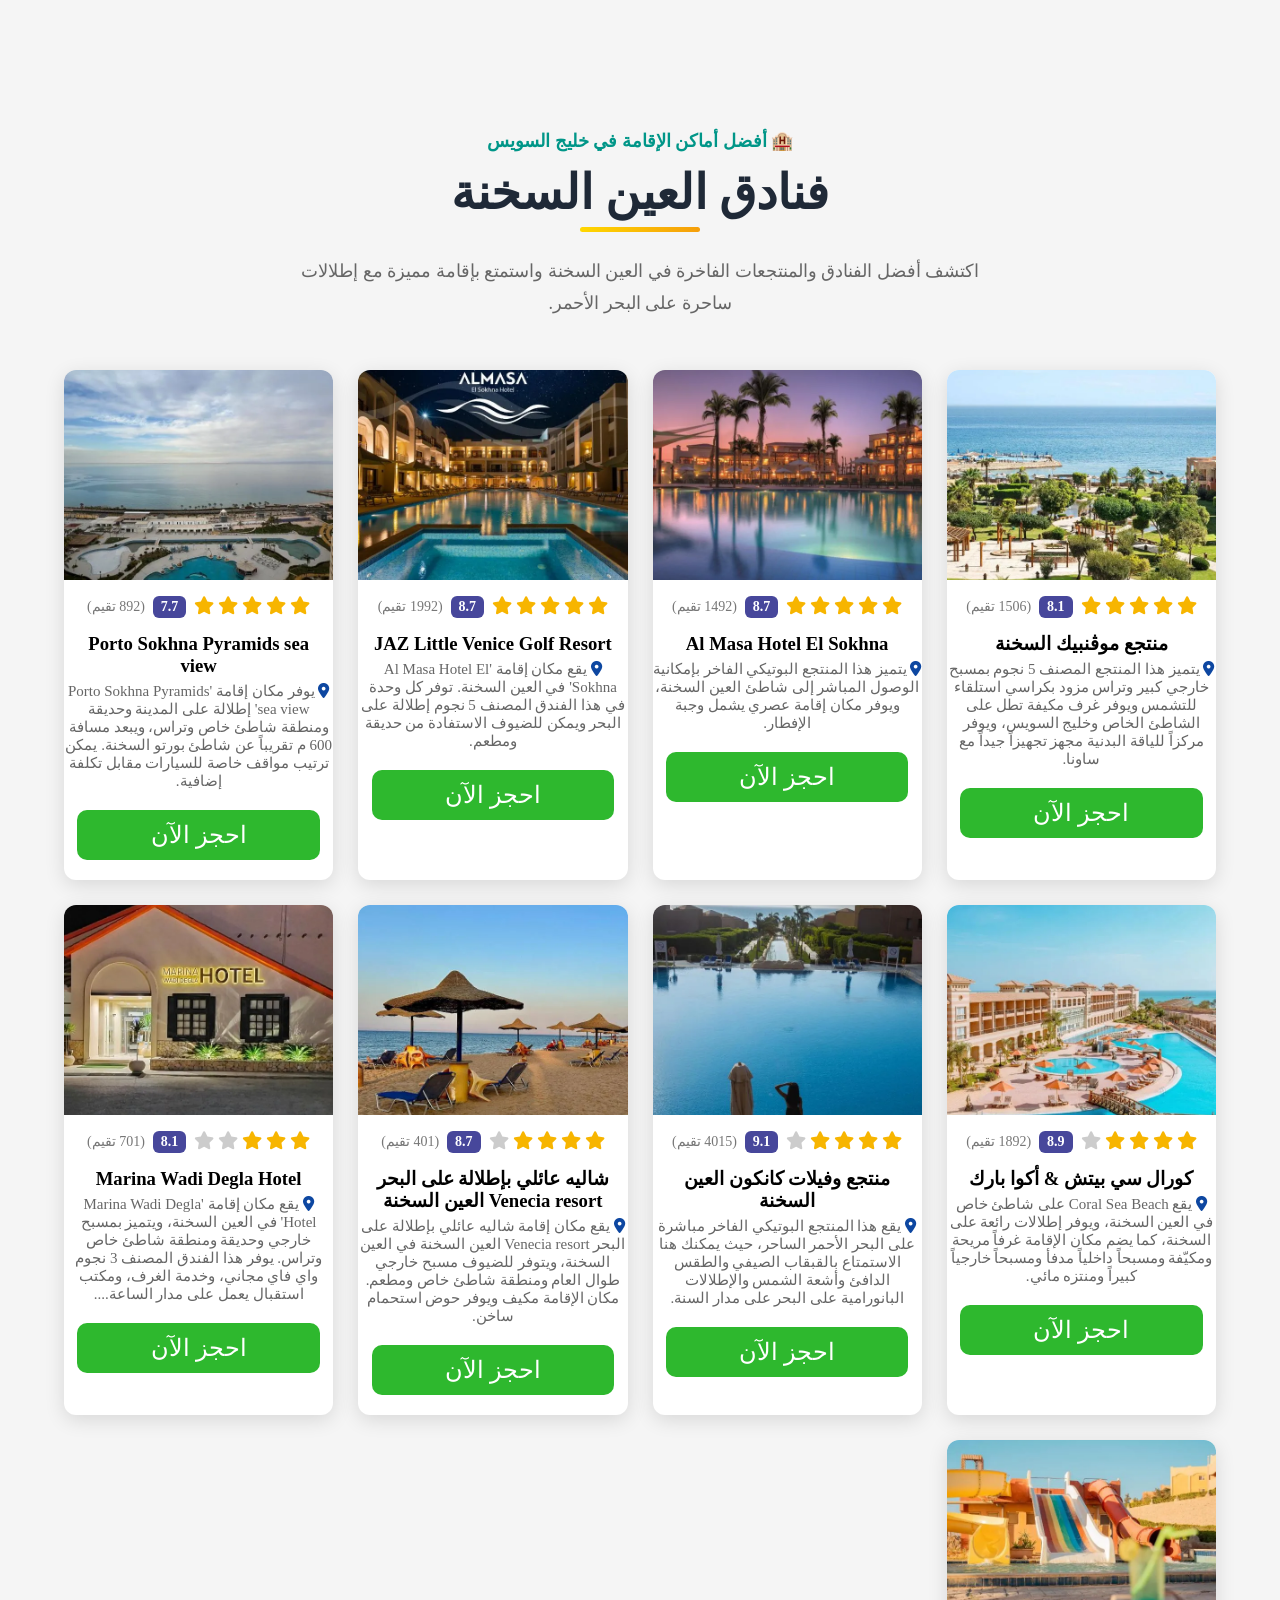
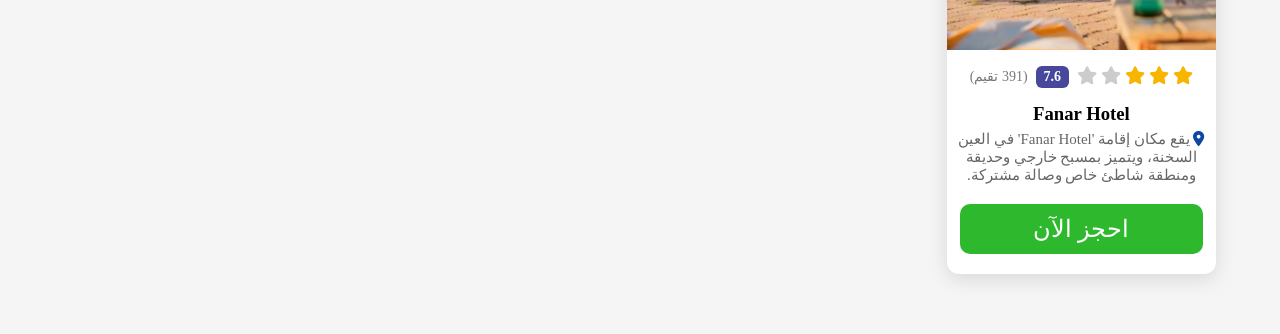
<file: AinSokhna.html>
<!DOCTYPE html>
<html lang="ar" dir="rtl">

<head>
    <meta charset="UTF-8">
    <meta name="viewport" content="width=device-width, initial-scale=1.0">
    <title>Ain Sokhna Hotels & Trips | TRUST Travel</title>

    <meta name="description"
    content="Relax in Ain Sokhna with luxury hotels and exclusive travel offers from TRUST Travel.">

    <meta name="keywords"
    content="Ain Sokhna, Sokhna Hotels, Egypt Resorts, TRUST Travel">
    <meta name="robots" content="index, follow">
    <meta name="theme-color" content="#0d3b66">


    <!-- Font Awesome -->
    <link rel="stylesheet" href="https://cdnjs.cloudflare.com/ajax/libs/font-awesome/6.6.0/css/all.min.css">

    <link rel="stylesheet" href="./css/hurdaha.css">
</head>

<body>

    <section class="hotels">
        <section class="section-title">
            <span class="subtitle">🏨 أفضل أماكن الإقامة في خليج السويس</span>
            <h1>فنادق العين السخنة</h1>
            <p>
                اكتشف أفضل الفنادق والمنتجعات الفاخرة في العين السخنة
                واستمتع بإقامة مميزة مع إطلالات ساحرة على البحر الأحمر.
            </p>
        </section>
        <!-- <img src="./imgs/FanarAIn.webp"> -->
        <div class="cards">
            <script src="js/render.js"></script>
            <script>
                renderHotels("data/ainsokhna.json ")
            </script>


        </div>

    </section>


</body>

</html>
</file>
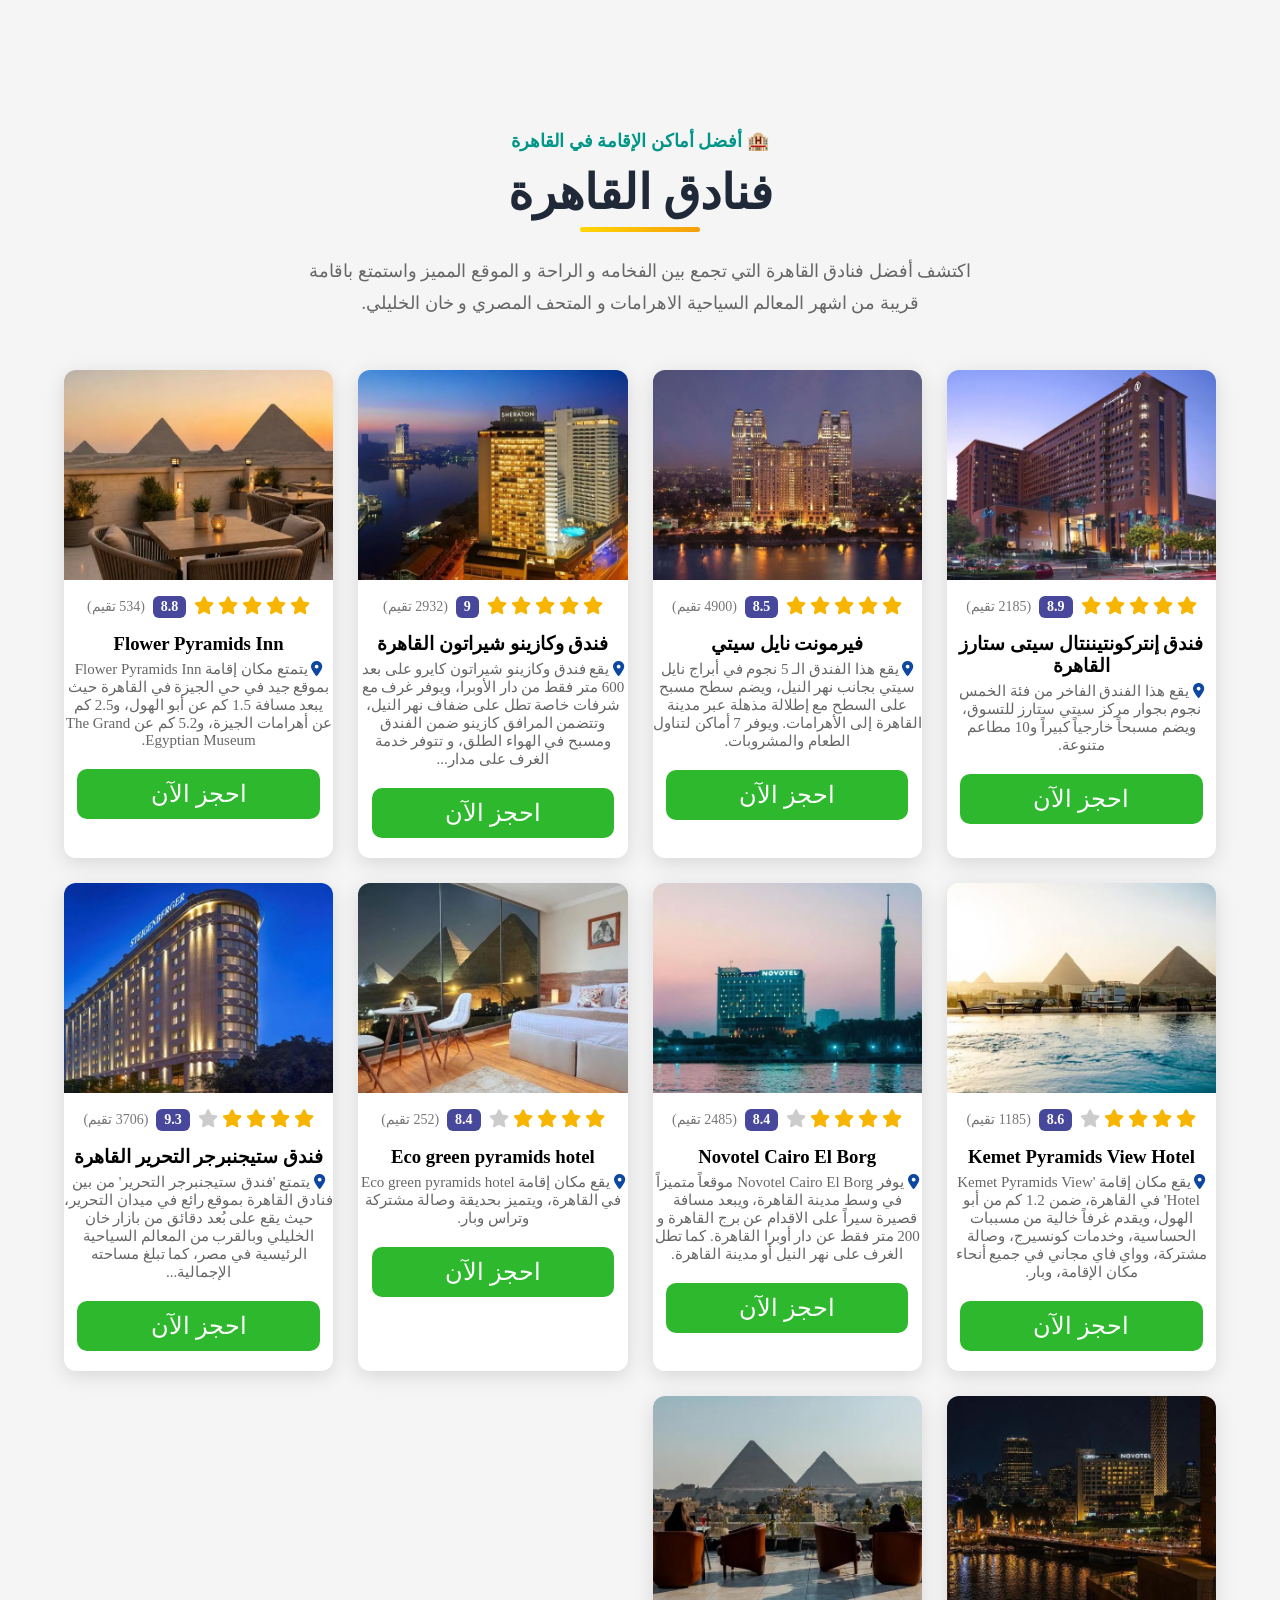
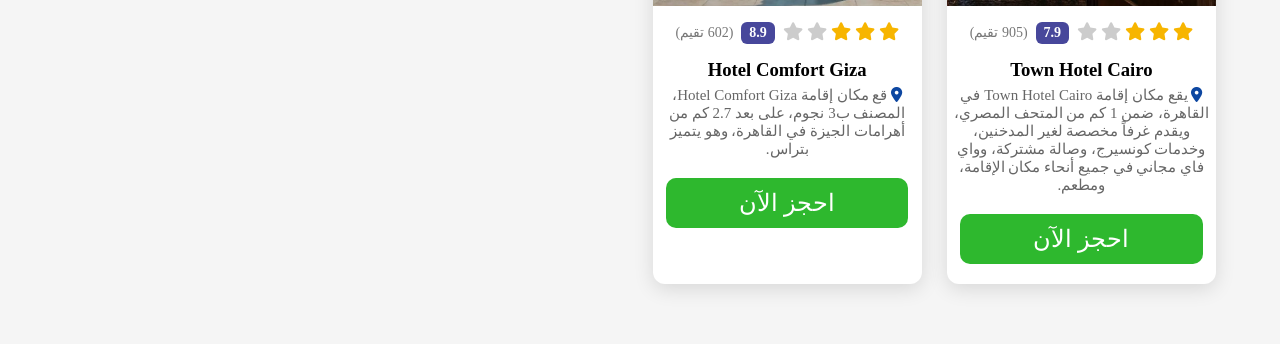
<file: Cairo.html>
<!DOCTYPE html>
<html lang="ar" dir="rtl">

<head>
    <meta charset="UTF-8">
    <meta name="viewport" content="width=device-width, initial-scale=1.0">
    <title>Cairo Tours & Hotels | TRUST Travel</title>
    <meta name="description"
    content="Visit Cairo and explore the Pyramids, museums, and the best hotels with TRUST Travel.">
    <meta name="keywords"
    content="Cairo, Cairo Hotels, Pyramids, Egypt Tours, TRUST Travel">
    <meta name="robots" content="index, follow">
        
    <meta name="theme-color" content="#0d3b66">

    <!-- Font Awesome -->
    <link rel="stylesheet" href="https://cdnjs.cloudflare.com/ajax/libs/font-awesome/6.6.0/css/all.min.css">

    <link rel="stylesheet" href="./css/hurdaha.css">
</head>

<body>

    <section class="hotels">
        <section class="section-title">
            <span class="subtitle">🏨 أفضل أماكن الإقامة في القاهرة</span>
            <h1>فنادق القاهرة</h1>
            <p>
                اكتشف أفضل فنادق القاهرة التي تجمع بين الفخامه و الراحة و الموقع المميز 
                واستمتع باقامة قريبة من اشهر المعالم السياحية الاهرامات و المتحف المصري و خان الخليلي.
            </p>
        </section>
        <!-- <img src="./imgs/FanarAIn.webp"> -->
        <div class="cards">
            <script src="js/render.js"></script>
            <script>
                renderHotels("data/cairo.json")
            </script>


        </div>
    </section>


</body>

</html>
</file>
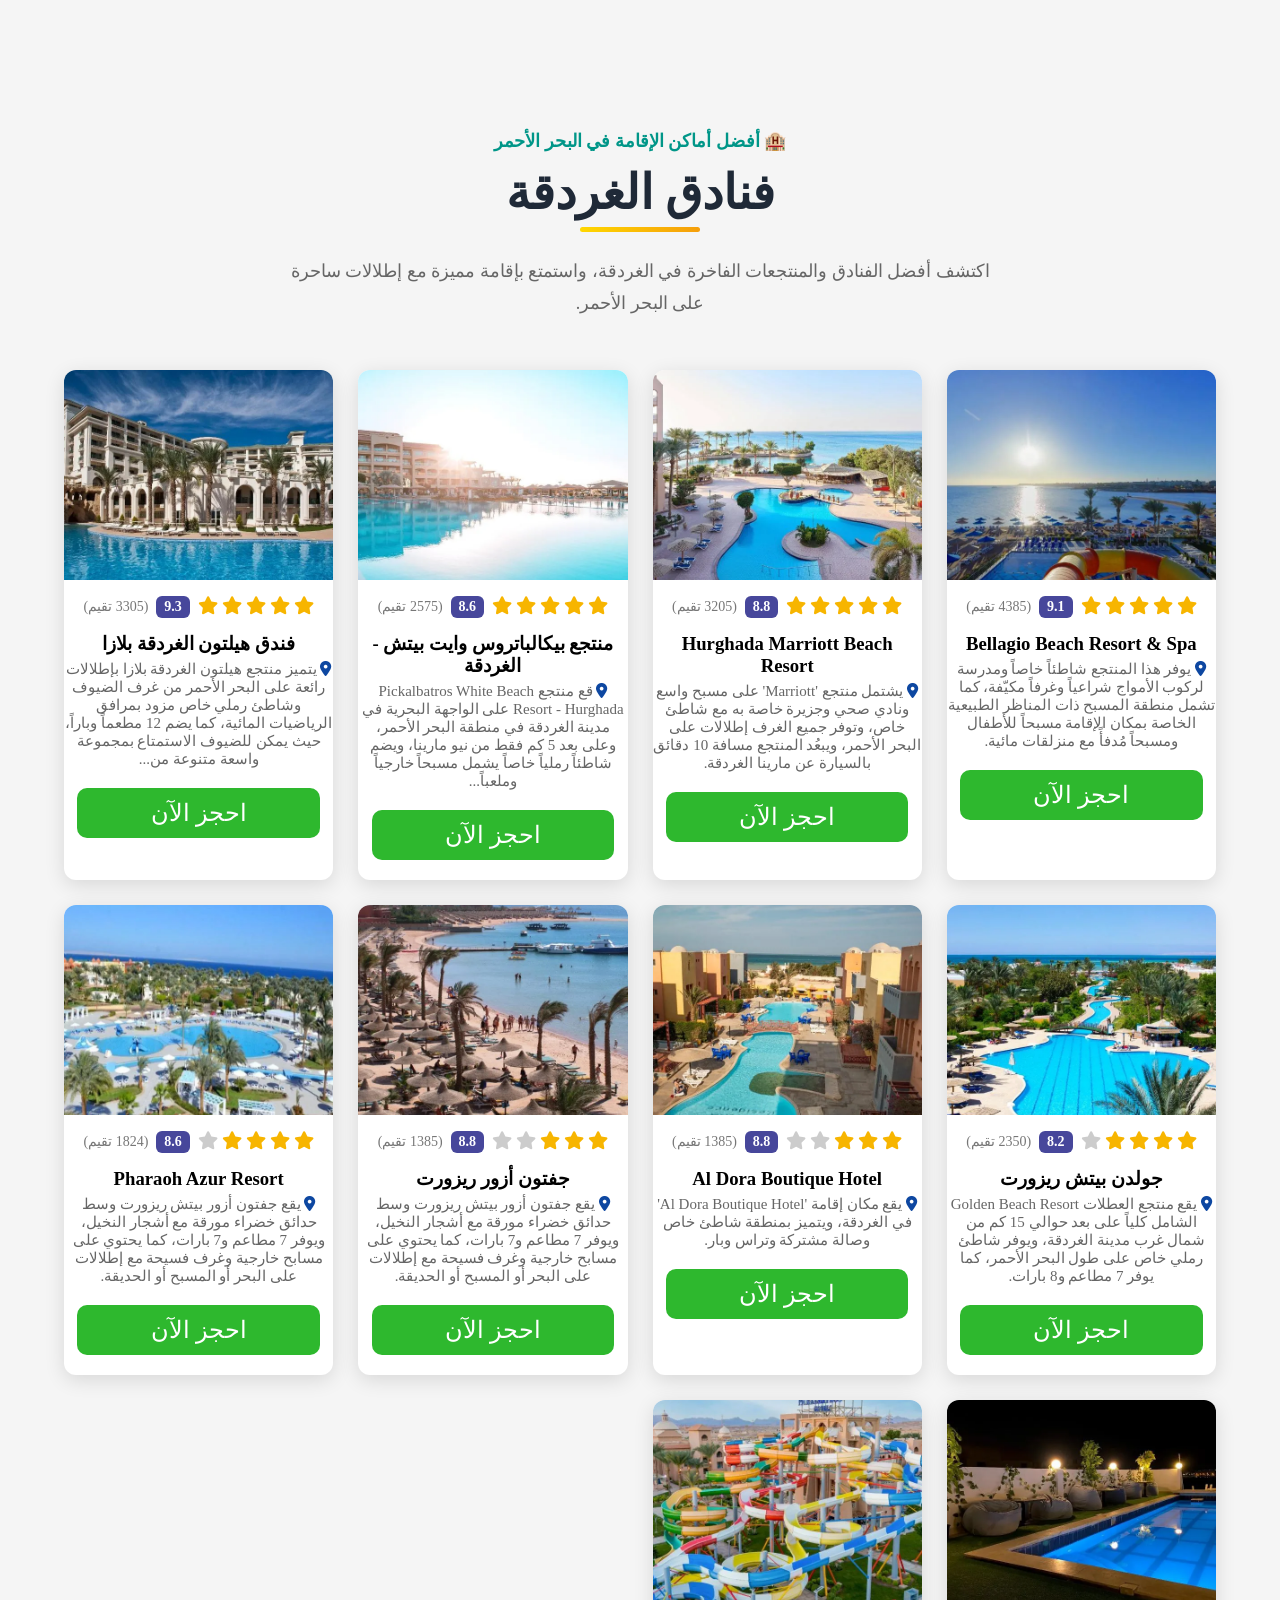
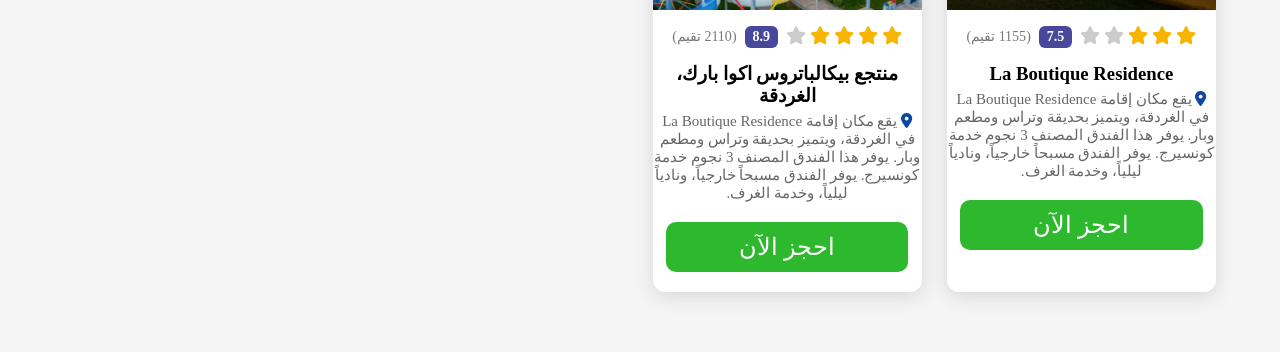
<file: hurghada.html>
<!DOCTYPE html>
<html lang="ar" dir="rtl">
<head>
    <meta charset="UTF-8">
    <meta name="viewport" content="width=device-width, initial-scale=1.0">
    <title>Hotels</title>
    <meta name="description"
    content="Discover the best hotels and travel packages in Hurghada. Book your Red Sea vacation with TRUST Travel.">

    <meta name="keywords"
    content="Hurghada, Hurghada Hotels, Hurghada Trips, Egypt Travel, Red Sea, TRUST Travel">
 
    <meta name="robots" content="index, follow">
<meta name="theme-color" content="#0d3b66">

    <!-- Font Awesome -->
    <link rel="stylesheet"
    href="https://cdnjs.cloudflare.com/ajax/libs/font-awesome/6.6.0/css/all.min.css">

    <link rel="stylesheet" href="./css/hurdaha.css">
</head>
<body>

<section class="hotels">
    <section class="section-title">
        <span class="subtitle">🏨 أفضل أماكن الإقامة في البحر الأحمر</span>
        <h1>فنادق الغردقة</h1>
        <p>
        اكتشف أفضل الفنادق والمنتجعات الفاخرة في الغردقة،
        واستمتع بإقامة مميزة مع إطلالات ساحرة على البحر الأحمر.
    </p>
    </section>



    <div class="cards">

        <script src="js/render.js"></script>
    <script>
        renderHotels("data/hurghada.json");
    </script>
       
    </div>

</section>

</body>
</html>
</file>
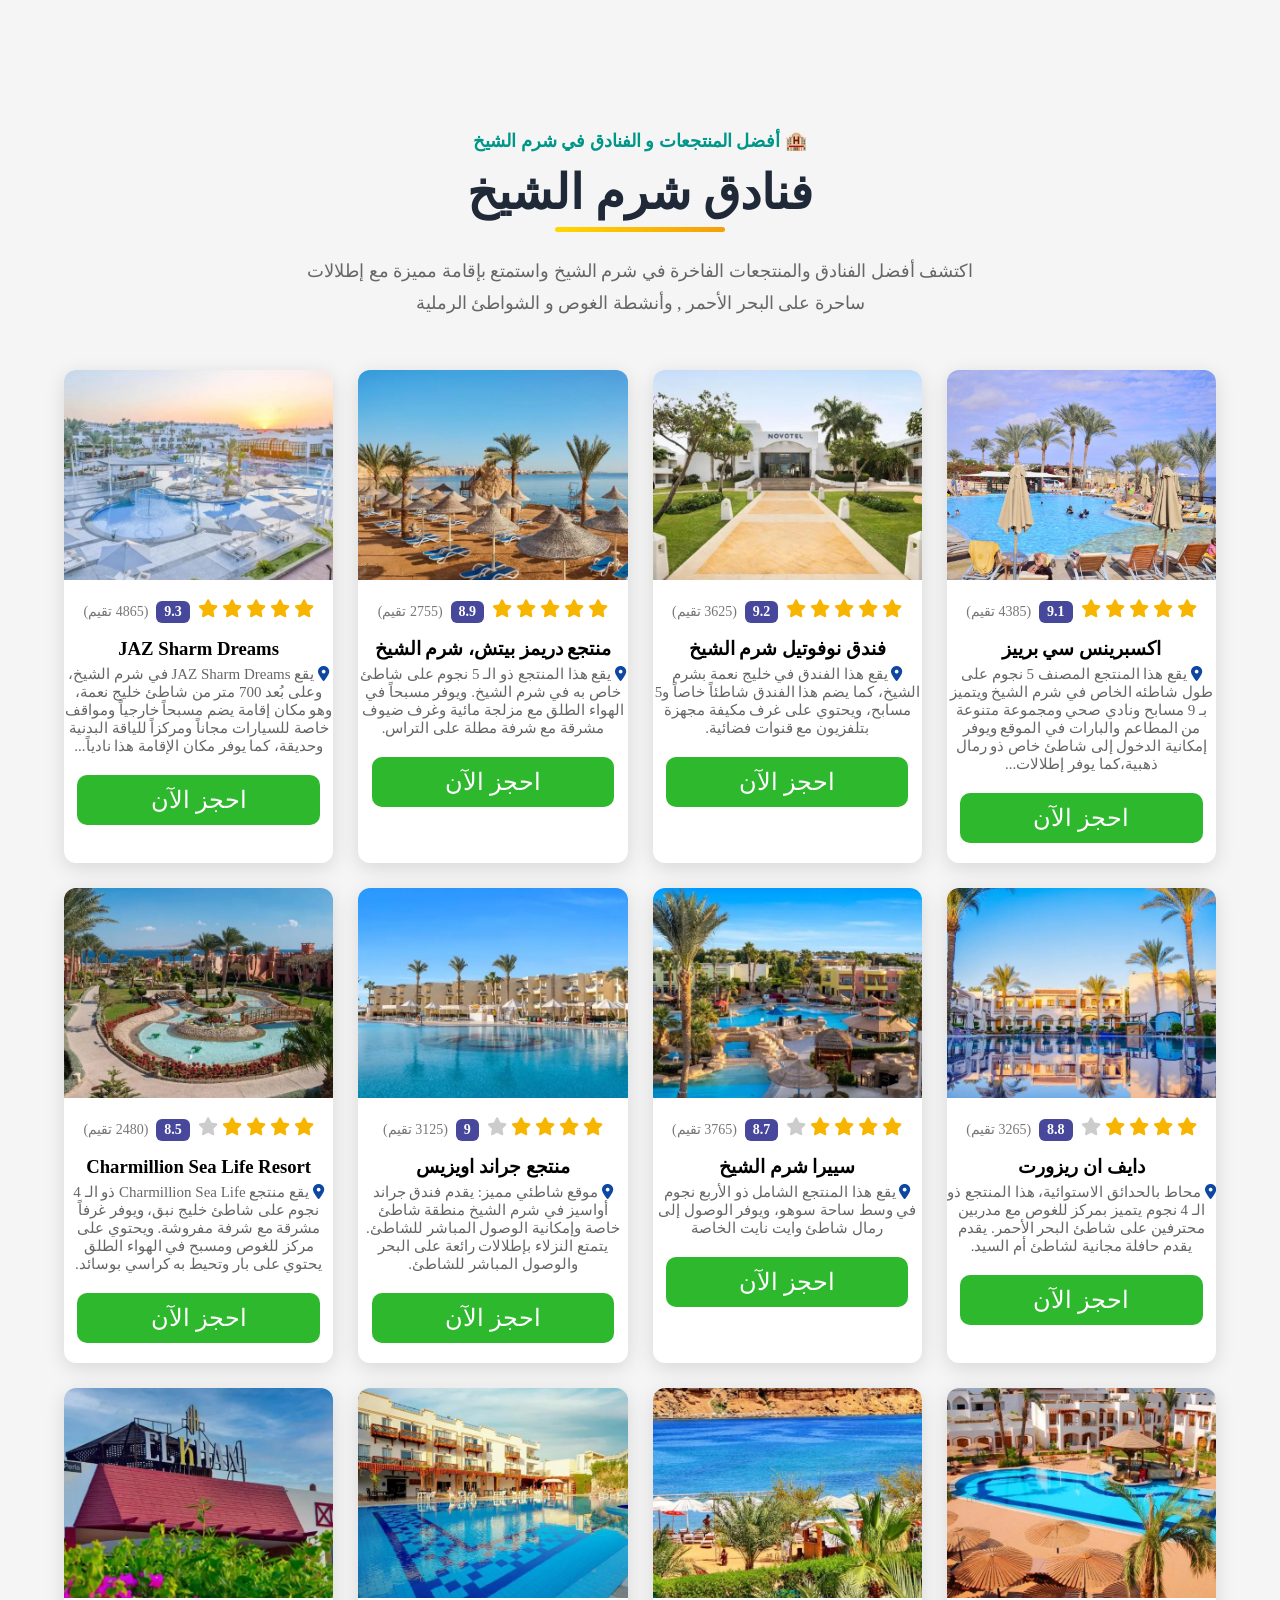
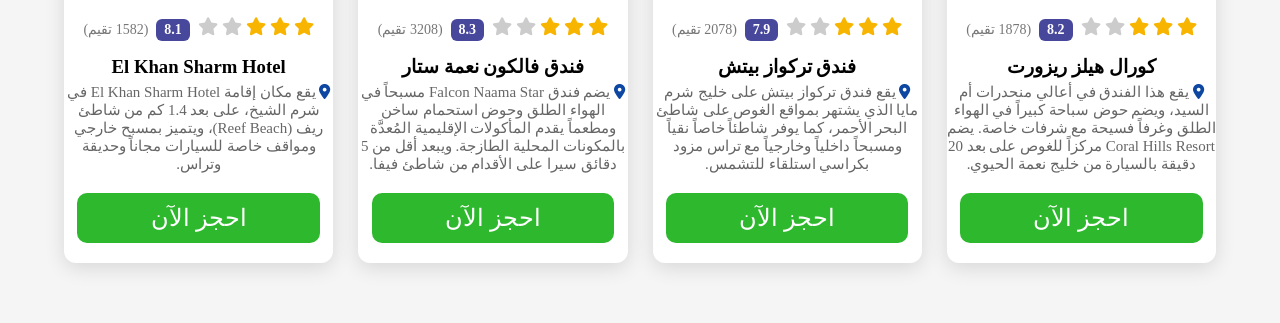
<file: Sharm.html>
<!DOCTYPE html>
<html lang="ar" dir="rtl">
<head>
    <meta charset="UTF-8">
    <meta name="viewport" content="width=device-width, initial-scale=1.0">
    <title>Sharm El Sheikh Hotels & Trips | TRUST Travel</title>

    <meta name="description"
    content="Explore Sharm El Sheikh with the best hotels and travel packages from TRUST Travel.">
    
    <meta name="keywords"
    content="Sharm El Sheikh, Sharm Hotels, Egypt Tourism, Sinai, TRUST Travel">
    <meta name="robots" content="index, follow">
    <meta name="theme-color" content="#0d3b66">
    <!-- Font Awesome -->
    <link rel="stylesheet"
    href="https://cdnjs.cloudflare.com/ajax/libs/font-awesome/6.6.0/css/all.min.css">

    <link rel="stylesheet" href="./css/sharm.css">
</head>
<body>

<section class="hotels">

    <section class="section-title">
        <span class="subtitle">🏨 أفضل المنتجعات و الفنادق في شرم الشيخ</span>
        <h1>فنادق شرم الشيخ</h1>
        <p>
        اكتشف أفضل الفنادق والمنتجعات الفاخرة في شرم الشيخ
        واستمتع بإقامة مميزة مع إطلالات ساحرة على البحر الأحمر ,
        وأنشطة الغوص و الشواطئ الرملية
        </p>
    </section>

    <div class="cards">

         <script src="js/render.js"></script>
        <script>
            renderHotels("data/sharm.json");
        </script>
        
        
    </div>

</section>

</body>
</html>
</file>
<file: css/hurdaha.css>
*{
    margin:0;
    padding:0;
    box-sizing:border-box;
    font-family:Tahoma;
    text-decoration: none;
}

body{
    background:#f5f5f5;
}

.hotels{
    width:90%;
    margin: 60px auto;
}

.section-title{
    text-align:center;
    padding:70px 20px 50px;
}

.section-title .subtitle{
    display:inline-block;
    color:#009688;
    font-size:18px;
    font-weight:600;
    margin-bottom:12px;
}

.section-title h1{
    font-size:48px;
    color:#1f2937;
    font-weight:800;
    margin-bottom:18px;
    position:relative;
}

.section-title h1::after{
    content:"";
    position:absolute;
    left:50%;
    transform:translateX(-50%);
    bottom:-12px;
    width:120px;
    height:5px;
    background:linear-gradient(to right,#FFD700,#F59E0B);
    border-radius:20px;
}

.section-title p{
    margin:35px auto 0;
    max-width:700px;
    font-size:18px;
    line-height:1.8;
    color:#666;
}

.section-title h1{
    animation:fadeUp 1s ease;
}

@keyframes fadeUp{

    from{
        opacity:0;
        transform:translateY(40px);
    }

    to{
        opacity:1;
        transform:translateY(0);
    }

}

.cards{

    display:grid;
    grid-template-columns:repeat(auto-fit,minmax(260px,1fr));
    gap:25px;

}

.card{

    background:#fff;
    border-radius:12px;
    overflow:hidden;
    box-shadow:0 5px 20px rgba(0,0,0,.12);
    transition:.4s;

}

.card:hover{

    transform:translateY(-8px);
    box-shadow:0 12px 30px rgba(0,0,0,.18);

}

.card img{

    width:100%;
    height:210px;
    object-fit:cover;

}

.hotel-rating{
    display: flex;
    align-items: center;
    justify-content: center;
    gap: 8px;
    margin: 12px 0;
}

.stars i{

    color:#ccc;
    font-size:18px;

}

.stars .active{
    color:#f7b500;
}

.rating-number{
    background: rgb(71, 71, 155);
    color:white;
    font-weight: bold;
    padding: 3px 8px;
    border-radius: 6px;
    font-size: 14px;
}
.rating-number p{
    color: white;
}

.reviews{
    color: #777;
    font-size: 14px;
}

.card h3{
    text-align:center;
    margin:15px 10px 5px;
}

.location{

    text-align:center;
    color:#666;
    margin-bottom:20px;
    font-size:15px;

}

.location i{
    color:#0d47a1;
}
/********************************************************/
/* .price-title{

    text-align:center;
    font-size:24px;
    font-weight:bold;

}

.card h1{

    color:#22b322;
    text-align:center;
    font-size:50px;

}

.card span{

    display:block;
    text-align:center;
    color:#777;
    margin-top:5px;

} */
/***************************************************************/

button{
    width:90%;
    display:flex;
    align-items: center;
    justify-content: center;
    margin:20px auto;
    height:50px;
    border:none;
    background:#2eb82e;
    color:#fff;
    border-radius:10px;
    font-size:24px;
    cursor:pointer;
    transition:.3s;

}

button:hover{
    background:#1d9b1d;
}
/************************************/
</file>
<file: css/sharm.css>
*{
    margin:0;
    padding:0;
    box-sizing:border-box;
    font-family:Tahoma;
    text-decoration: none;
    
}

body{
    background:#f5f5f5;
}

.hotels{
    width:90%;
    margin: 60px auto;
}

.section-title{
    text-align:center;
    padding:70px 20px 50px;
}

.section-title .subtitle{
    display:inline-block;
    color:#009688;
    font-size:18px;
    font-weight:600;
    margin-bottom:12px;
}

.section-title h1{
    font-size:48px;
    color:#1f2937;
    font-weight:800;
    margin-bottom:18px;
    position:relative;
}

.section-title h1::after{
    content:"";
    position:absolute;
    left:50%;
    transform:translateX(-50%);
    bottom:-12px;
    width:170px;
    height:5px;
    background:linear-gradient(to right,#FFD700,#F59E0B);
    border-radius:20px;
}

.section-title p{
    margin:35px auto 0;
    max-width:700px;
    font-size:18px;
    line-height:1.8;
    color:#666;
}

.section-title h1{
    animation:fadeUp 1s ease;
}

@keyframes fadeUp{

    from{
        opacity:0;
        transform:translateY(40px);
    }

    to{
        opacity:1;
        transform:translateY(0);
    }

}

.cards{

    display:grid;
    grid-template-columns:repeat(auto-fit,minmax(260px,1fr));
    gap:25px;

}

.card{

    background:#fff;
    border-radius:12px;
    overflow:hidden;
    box-shadow:0 5px 20px rgba(0,0,0,.12);
    transition:.4s;

}

.card:hover{

    transform:translateY(-8px);
    box-shadow:0 12px 30px rgba(0,0,0,.18);

}

.card img{

    width:100%;
    height:210px;
    object-fit:cover;

}

.hotel-rating{
    display: flex;
    align-items: center;
    justify-content: center;
    gap: 8px;
    margin: 12px 0;
}

.stars i{

    color:#ccc;
    font-size:18px;

}

.stars .active{
    color:#f7b500;
}

.rating-number{
    background: rgb(71, 71, 155);
    color:white;
    font-weight: bold;
    padding: 3px 8px;
    border-radius: 6px;
    font-size: 14px;
}
.rating-number p{
    color: white;
}

.reviews{
    color: #777;
    font-size: 14px;
}
.card h3{

    text-align:center;
    margin:15px 10px 5px;

}

.location{

    text-align:center;
    color:#666;
    margin-bottom:20px;
    font-size:15px;

}

.location i{

    color:#0d47a1;

}

.price-title{

    text-align:center;
    font-size:24px;
    font-weight:bold;

}

.card h1{

    color:#22b322;
    text-align:center;
    font-size:50px;

}

.card span{

    display:block;
    text-align:center;
    color:#777;
    margin-top:5px;

}

button{

    width:90%;
    display:block;
    margin:20px auto;
    height:50px;
    border:none;
    background:#2eb82e;
    color:#fff;
    border-radius:10px;
    font-size:24px;
    cursor:pointer;
    transition:.3s;

}

button:hover{

    background:#1d9b1d;

}
</file>
